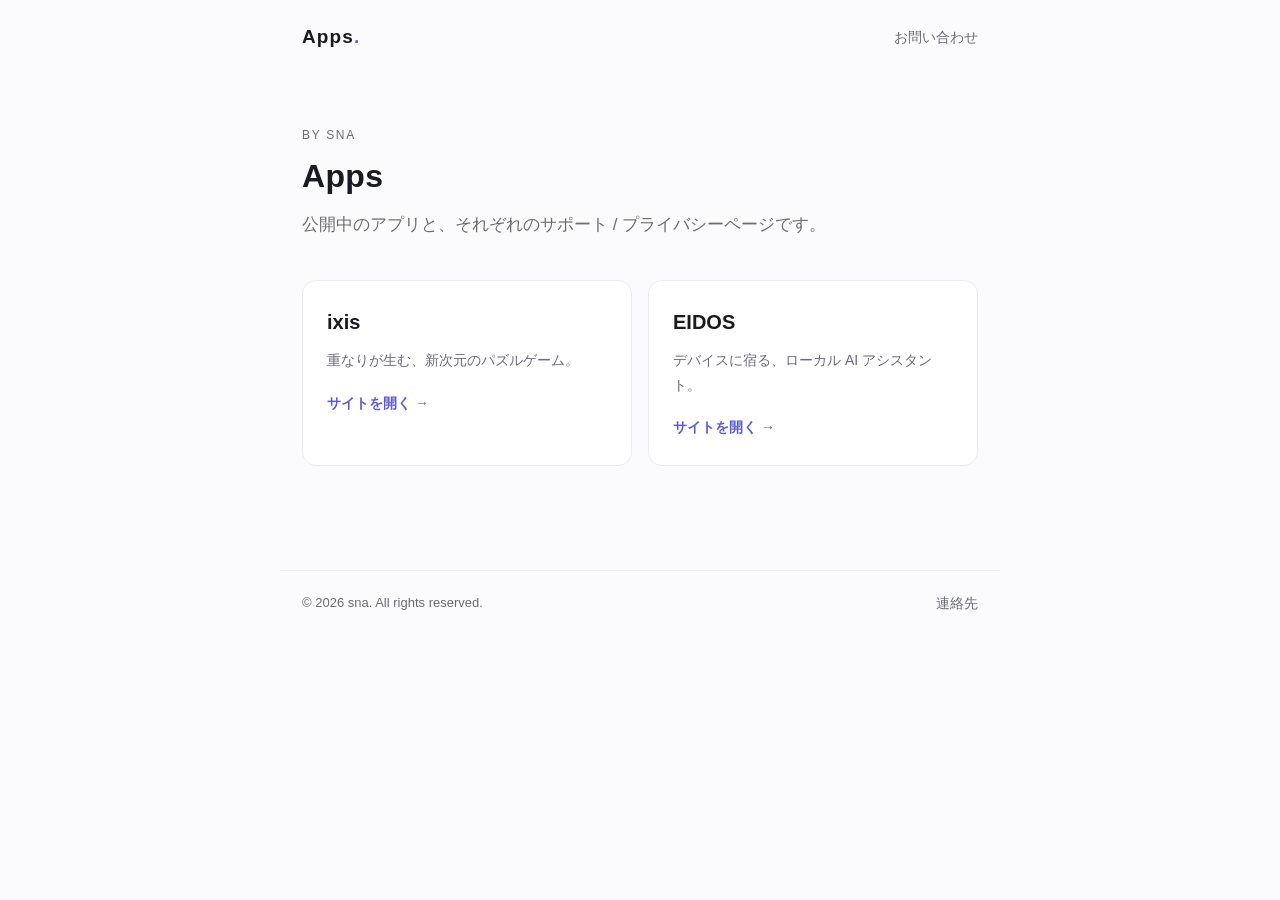
<file: index.html>
<!doctype html>
<html lang="ja">
<head>
<meta charset="utf-8">
<meta name="viewport" content="width=device-width, initial-scale=1">
<title>Apps</title>
<meta name="description" content="sna が公開しているアプリの一覧とサポート/プライバシー。">
<link rel="stylesheet" href="styles.css">
</head>
<body>
<header class="site">
  <a class="brand" href="/">Apps<span class="dot">.</span></a>
  <nav><a href="mailto:support@asterisk.dpdns.org">お問い合わせ</a></nav>
</header>
<main>
  <section class="hero">
    <p class="eyebrow">by sna</p>
    <h1>Apps</h1>
    <p class="lead">公開中のアプリと、それぞれのサポート / プライバシーページです。</p>
  </section>
  <section class="grid">
    <a class="app" href="https://ixis.asterisk.dpdns.org/">
      <h2>ixis</h2>
      <p>重なりが生む、新次元のパズルゲーム。</p>
      <span class="go">サイトを開く →</span>
    </a>
    <a class="app" href="https://eidos.asterisk.dpdns.org/">
      <h2>EIDOS</h2>
      <p>デバイスに宿る、ローカル AI アシスタント。</p>
      <span class="go">サイトを開く →</span>
    </a>
    <!-- 今後のアプリはここに追加 -->
  </section>
</main>
<footer class="site">
  <div>© 2026 sna. All rights reserved.</div>
  <nav><a href="mailto:support@asterisk.dpdns.org">連絡先</a></nav>
</footer>
</body>
</html>
</file>
<file: styles.css>
:root{
  --bg:#fbfbfd; --fg:#1a1a22; --muted:#6b6b78; --card:#ffffff; --line:#ececf1;
  --accent:#5b5bd6; --radius:14px; --max:720px;
}
@media (prefers-color-scheme:dark){
  :root{ --bg:#0e0e12; --fg:#e9e9f0; --muted:#9a9aa8; --card:#16161c; --line:#26262f; --accent:#8b8bf0; }
}
*{box-sizing:border-box}
html{-webkit-text-size-adjust:100%}
body{margin:0;background:var(--bg);color:var(--fg);
  font-family:-apple-system,BlinkMacSystemFont,"Segoe UI","Hiragino Kaku Gothic ProN","Noto Sans JP",Meiryo,sans-serif;
  line-height:1.75;font-size:16px;-webkit-font-smoothing:antialiased}
a{color:var(--accent);text-decoration:none}
a:hover{text-decoration:underline}
header.site,footer.site{max-width:var(--max);margin:0 auto;padding:20px 22px;
  display:flex;align-items:center;justify-content:space-between;gap:16px;flex-wrap:wrap}
header.site nav a,footer.site nav a{color:var(--muted);margin-left:16px;font-size:14px}
.brand{font-weight:800;letter-spacing:.06em;color:var(--fg);font-size:19px}
.brand .dot{color:var(--accent)}
main{max-width:var(--max);margin:0 auto;padding:12px 22px 64px}
.hero{padding:40px 0 8px}
.eyebrow{color:var(--muted);letter-spacing:.14em;font-size:12px;text-transform:uppercase;margin:0 0 10px}
h1{font-size:32px;line-height:1.25;margin:0 0 14px;letter-spacing:.01em}
.lead{color:var(--muted);font-size:17px;margin:0 0 8px}
.grid{display:grid;grid-template-columns:repeat(auto-fit,minmax(240px,1fr));gap:16px;margin-top:24px}
.app{display:block;background:var(--card);border:1px solid var(--line);border-radius:var(--radius);
  padding:24px;color:inherit}
.app:hover{border-color:var(--accent);text-decoration:none;transform:translateY(-2px);transition:.15s}
.app h2{margin:0 0 8px;font-size:20px}
.app p{margin:0 0 16px;color:var(--muted);font-size:14px}
.app .go{color:var(--accent);font-size:14px;font-weight:600}
footer.site{border-top:1px solid var(--line);color:var(--muted);font-size:13px;margin-top:40px}
</file>
